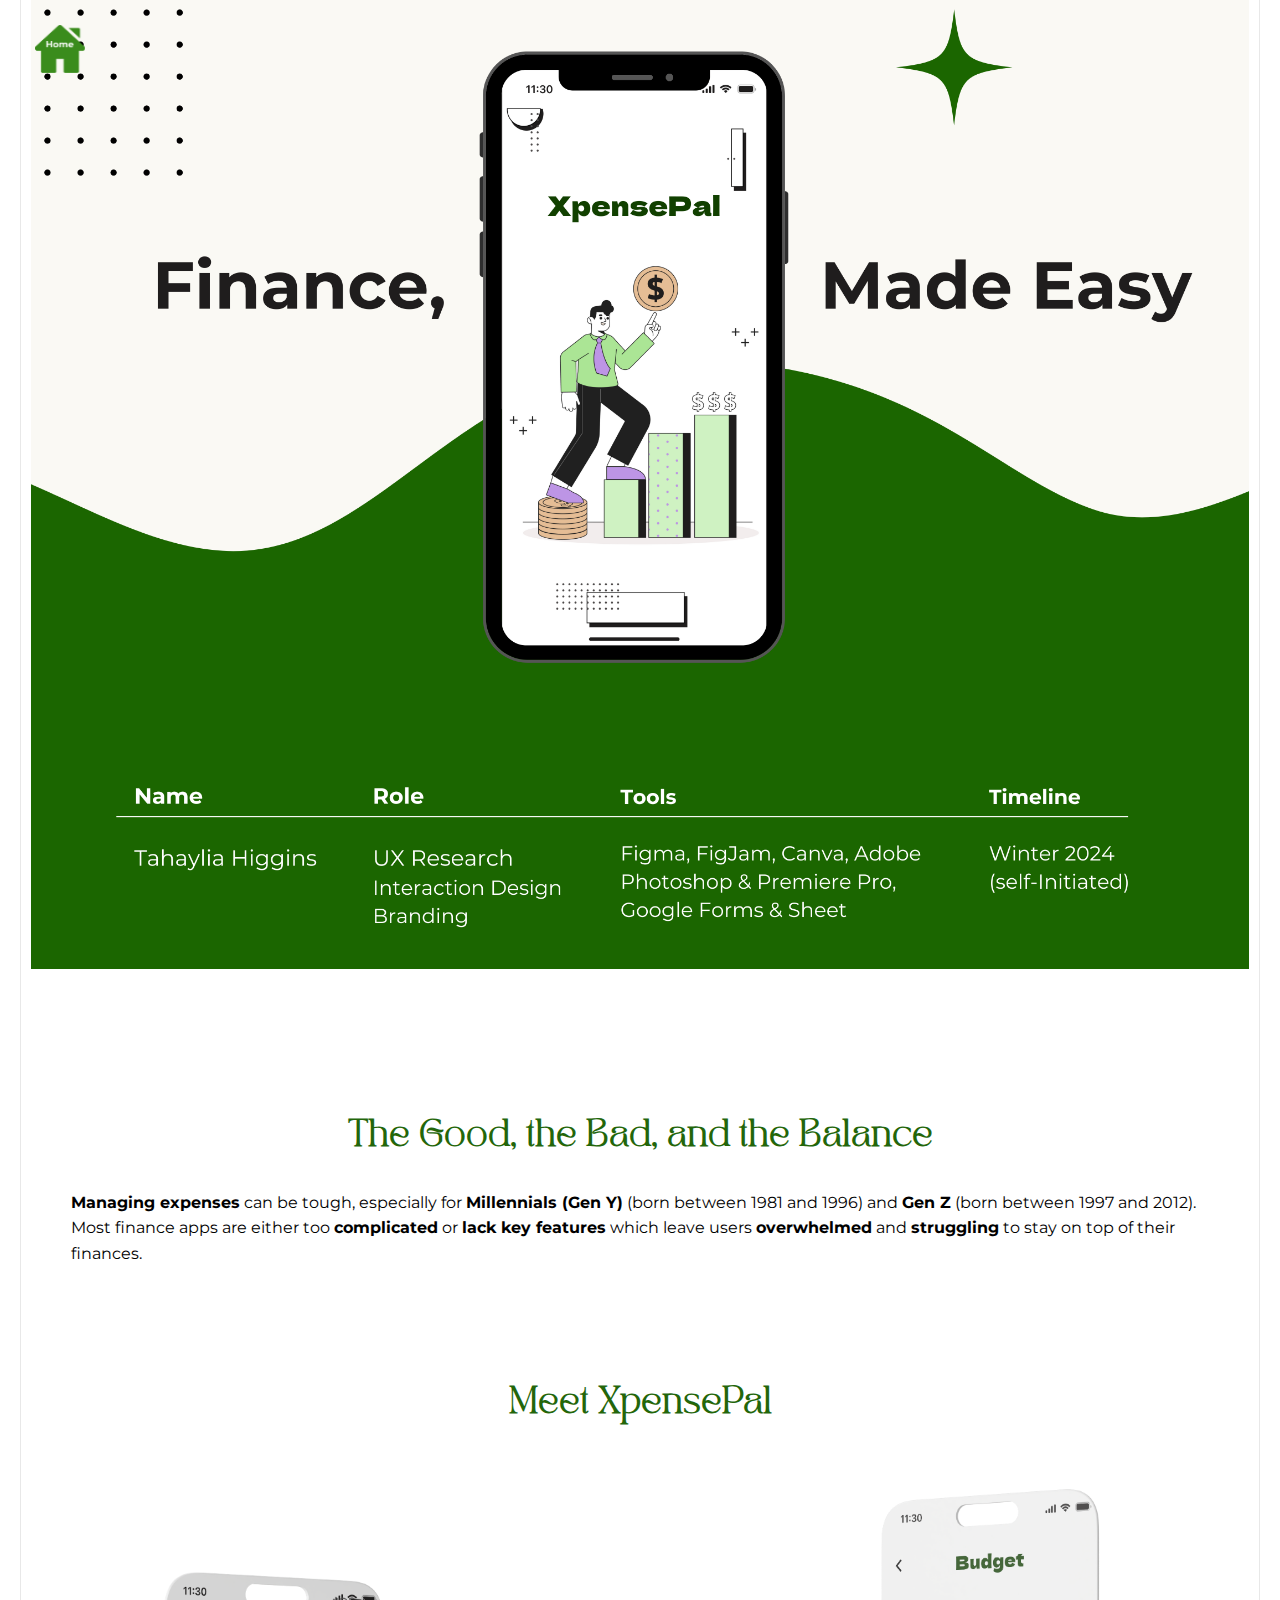
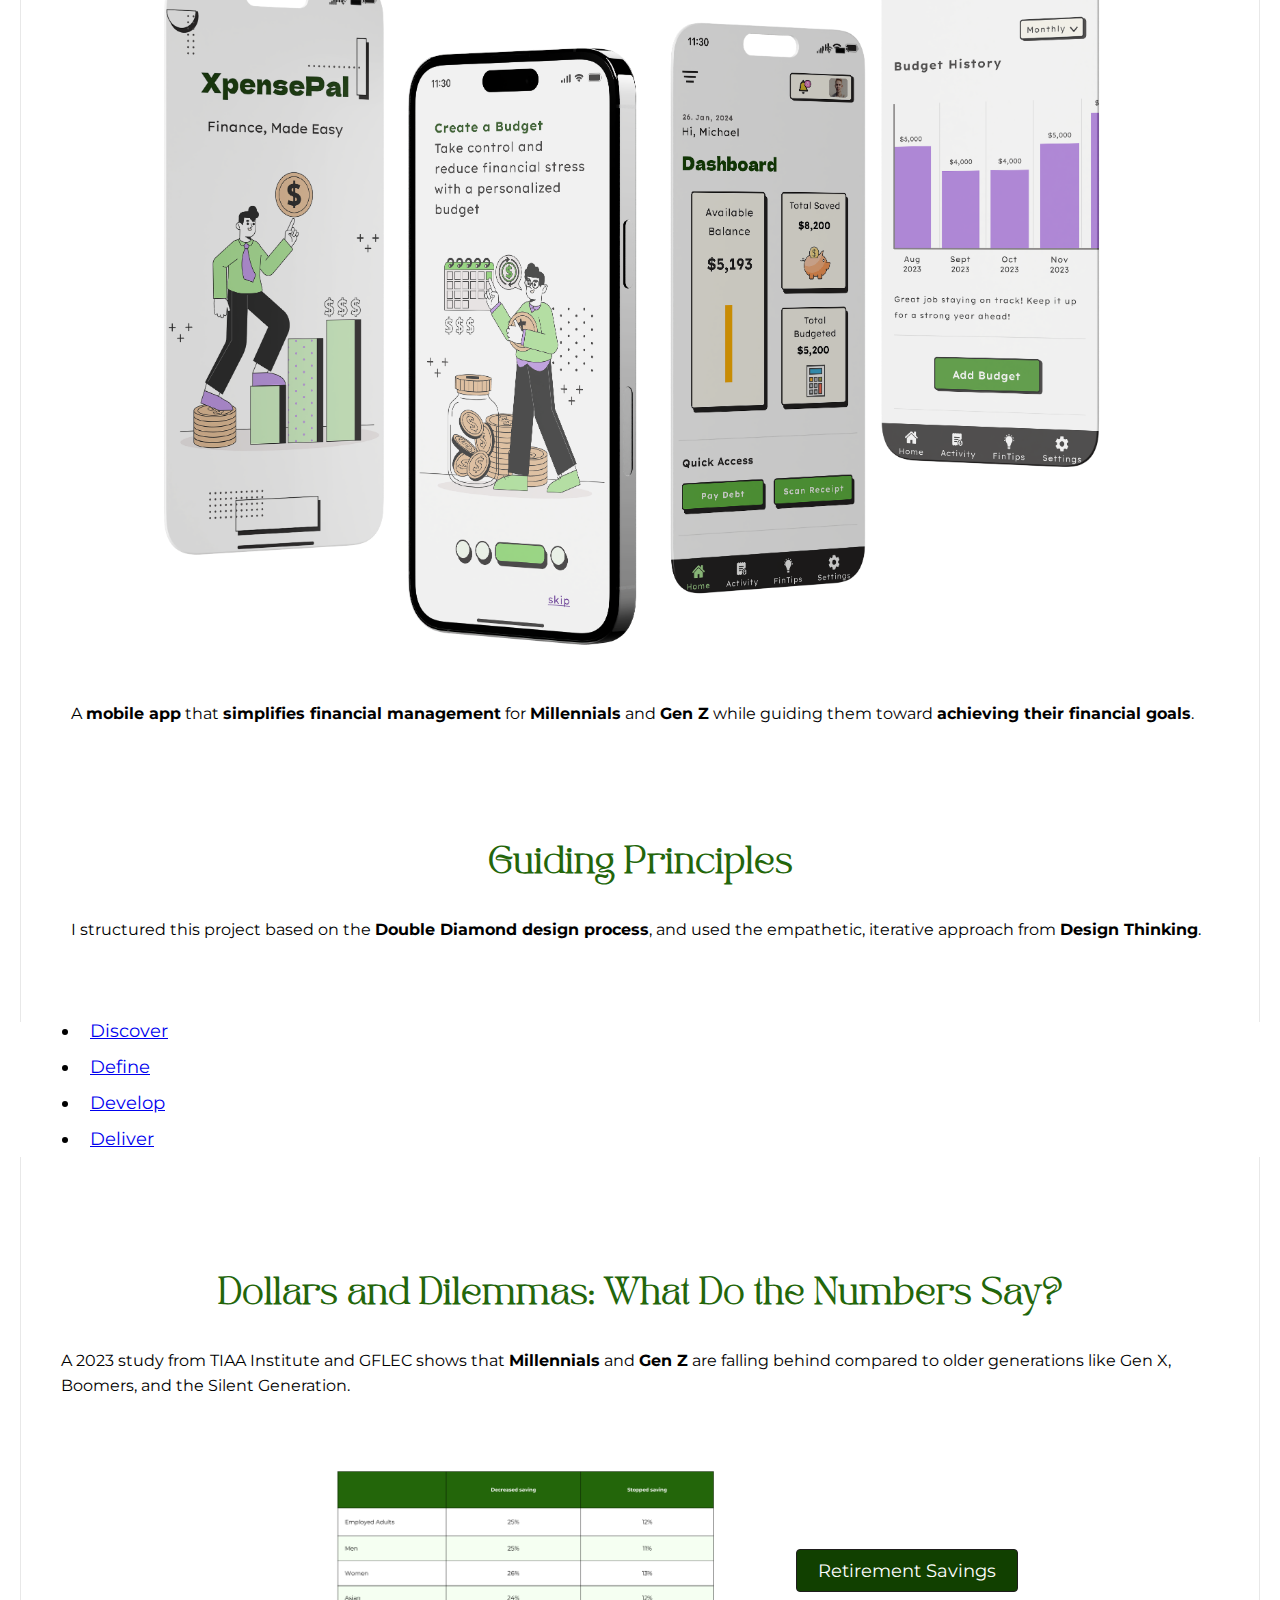
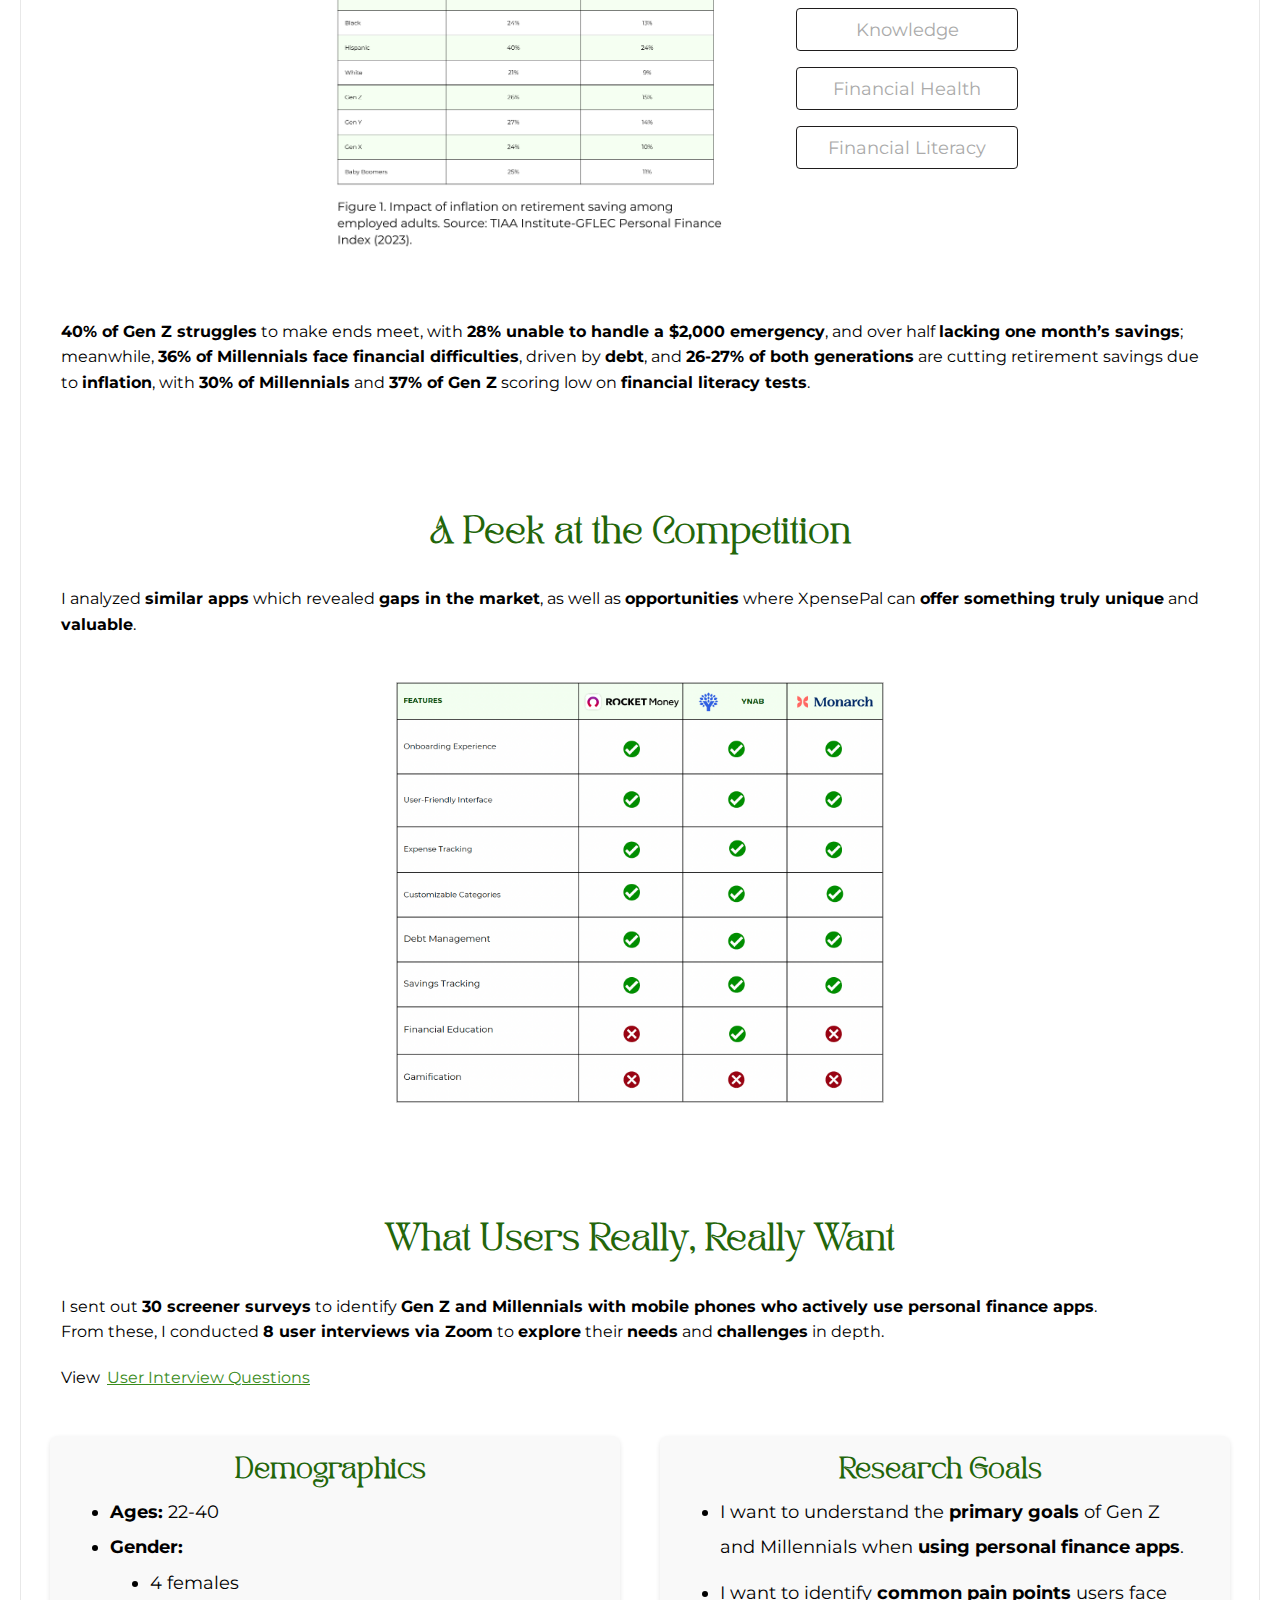
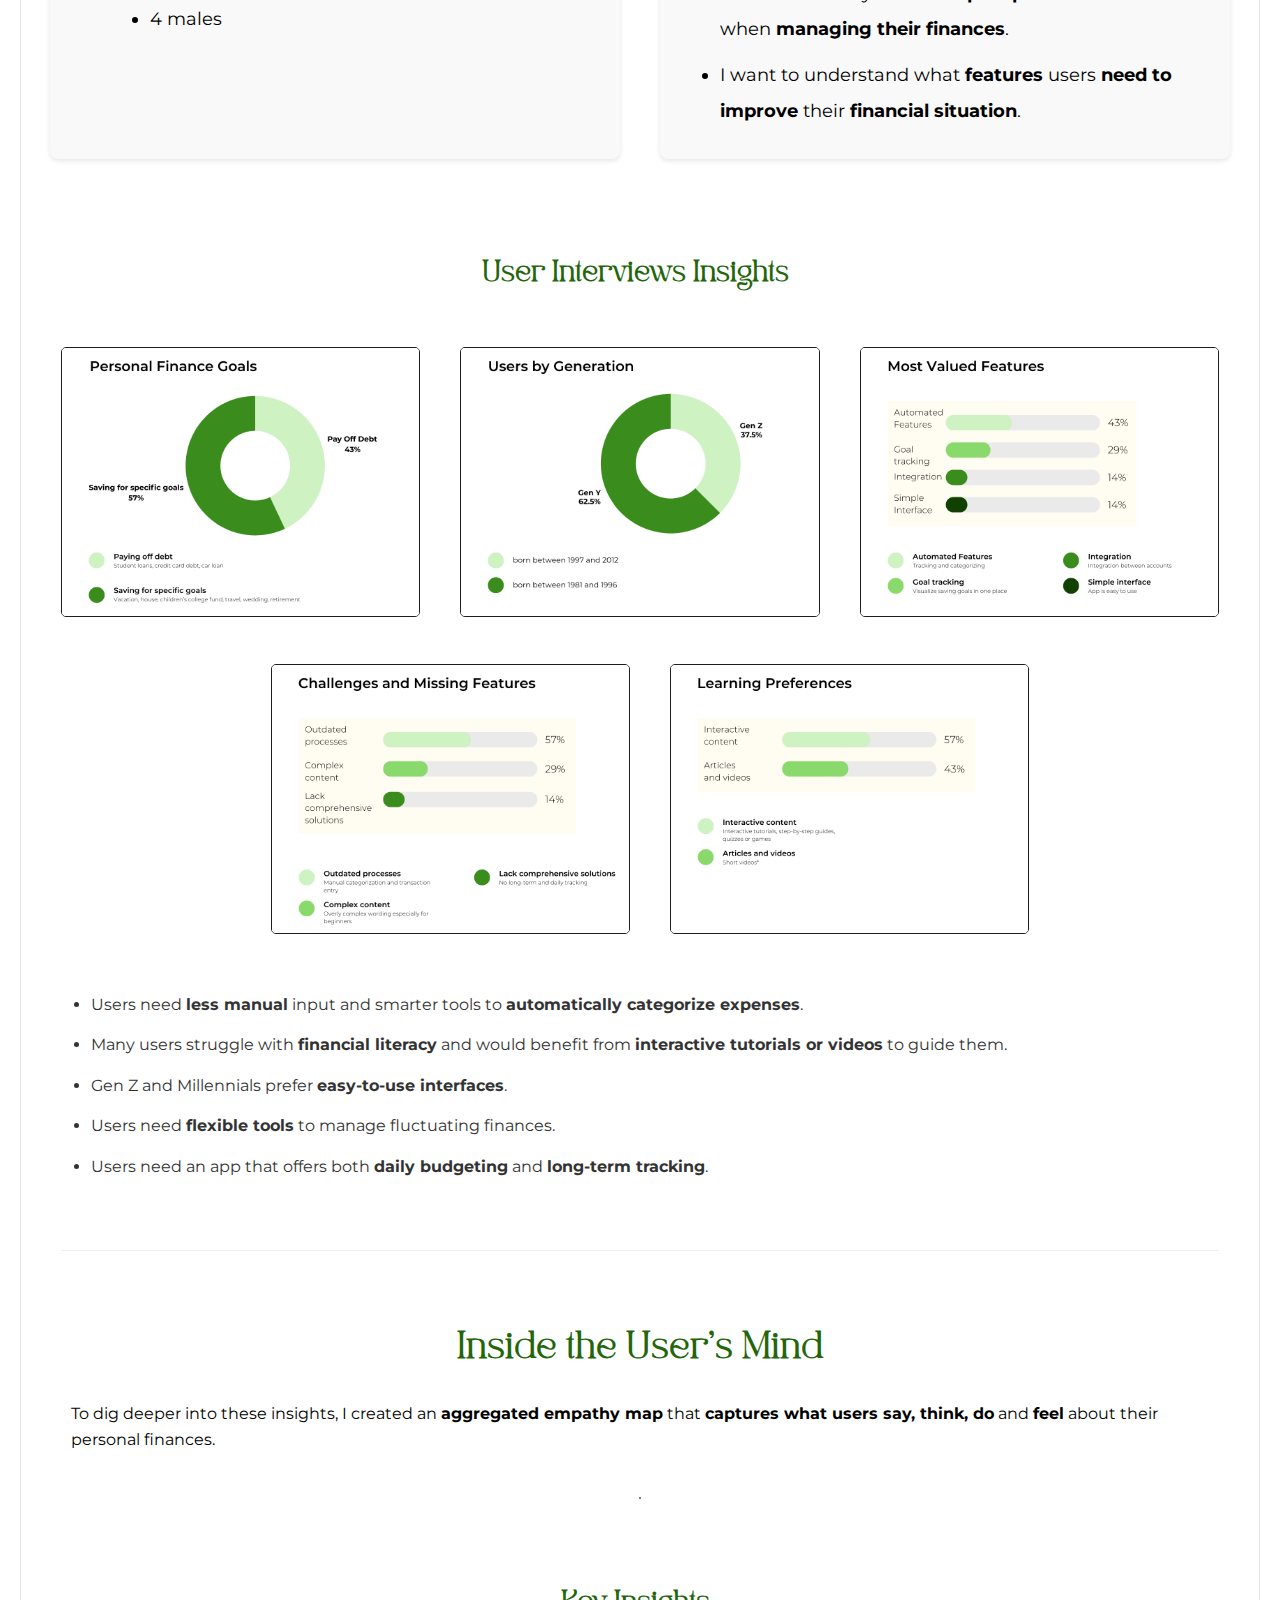
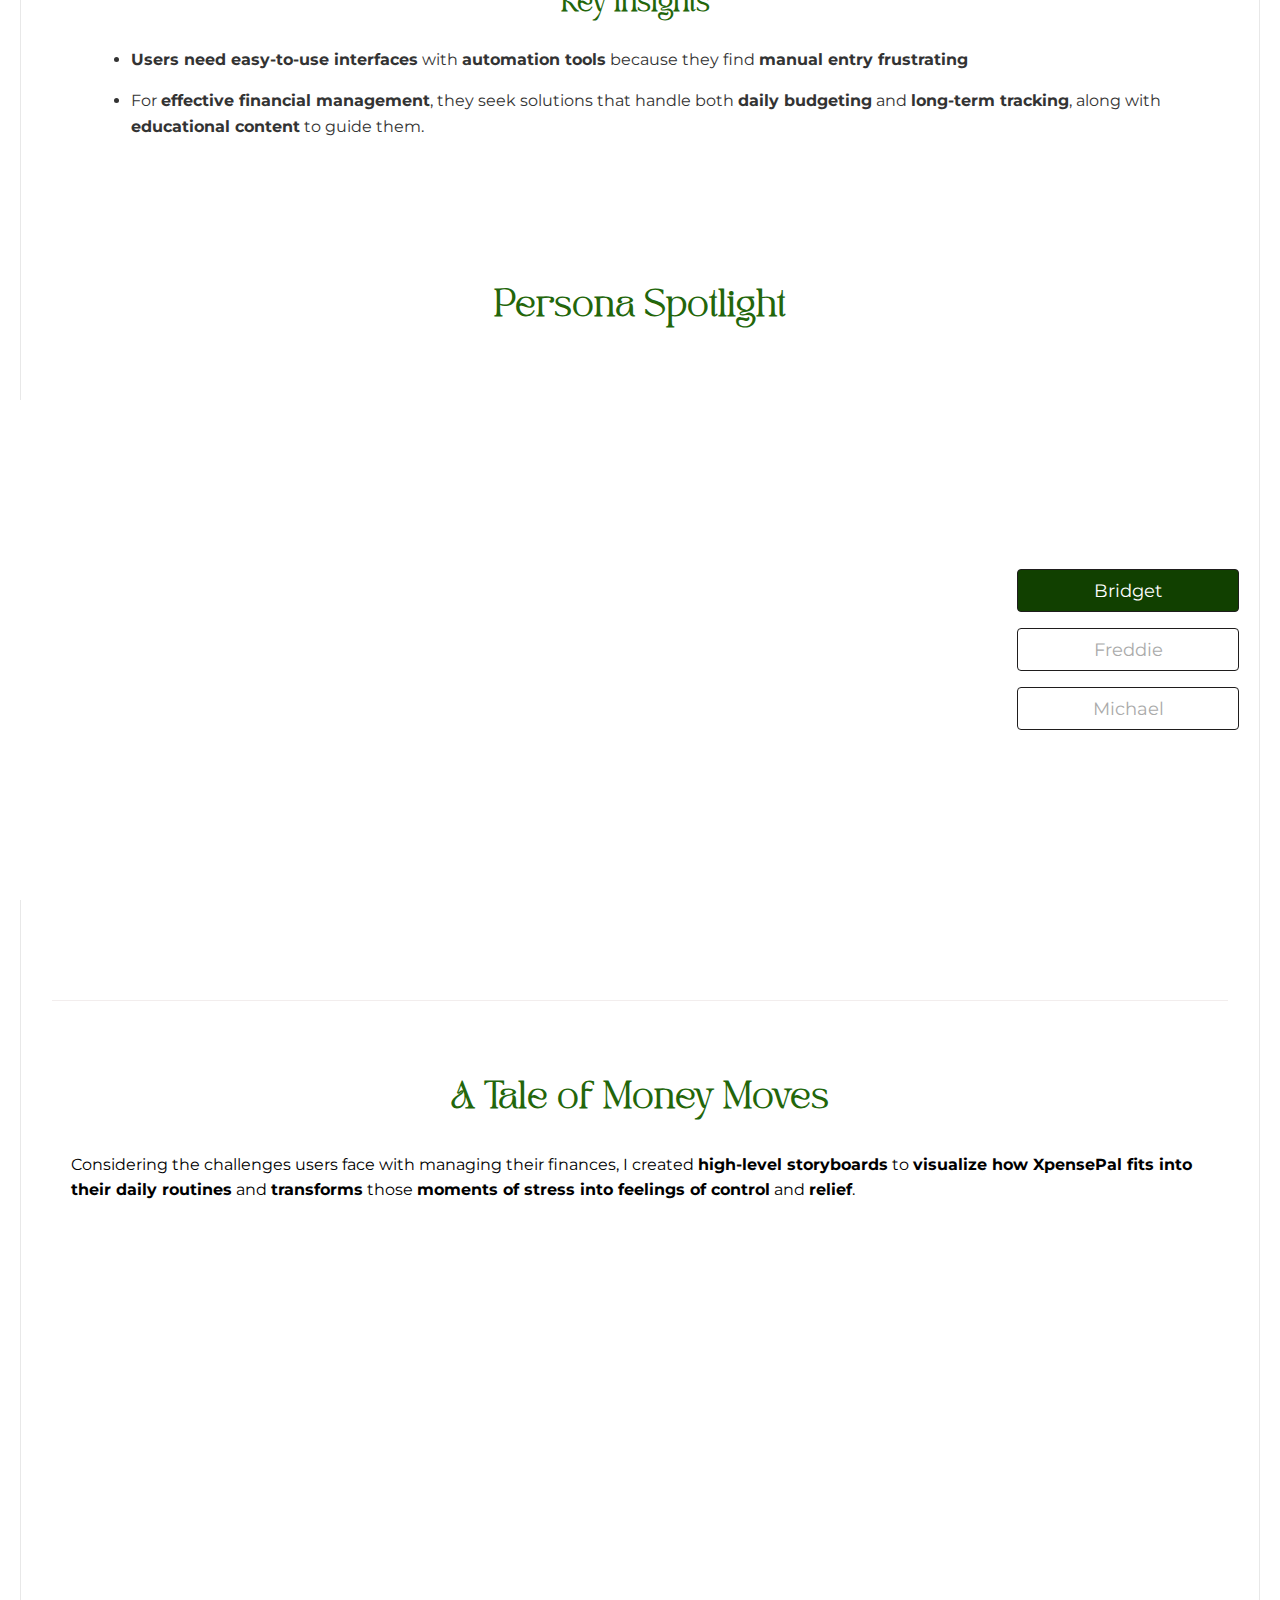
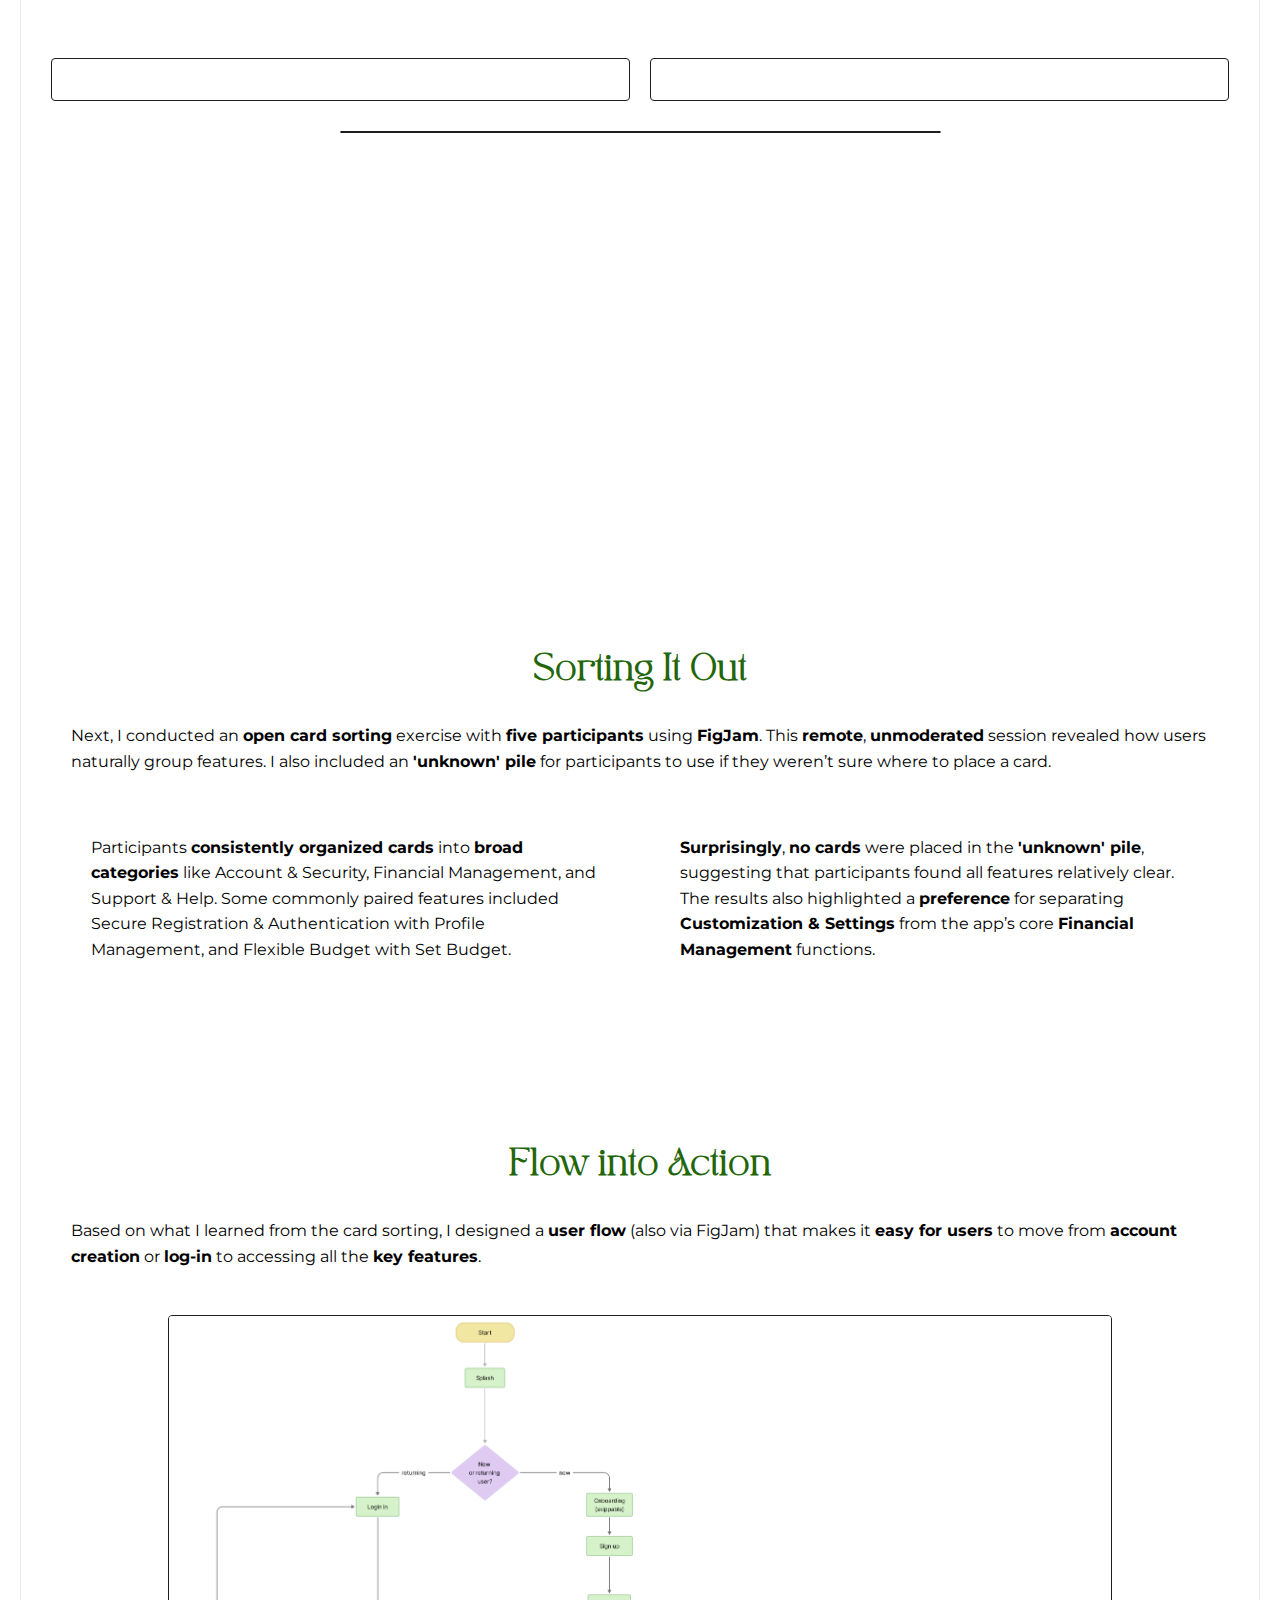
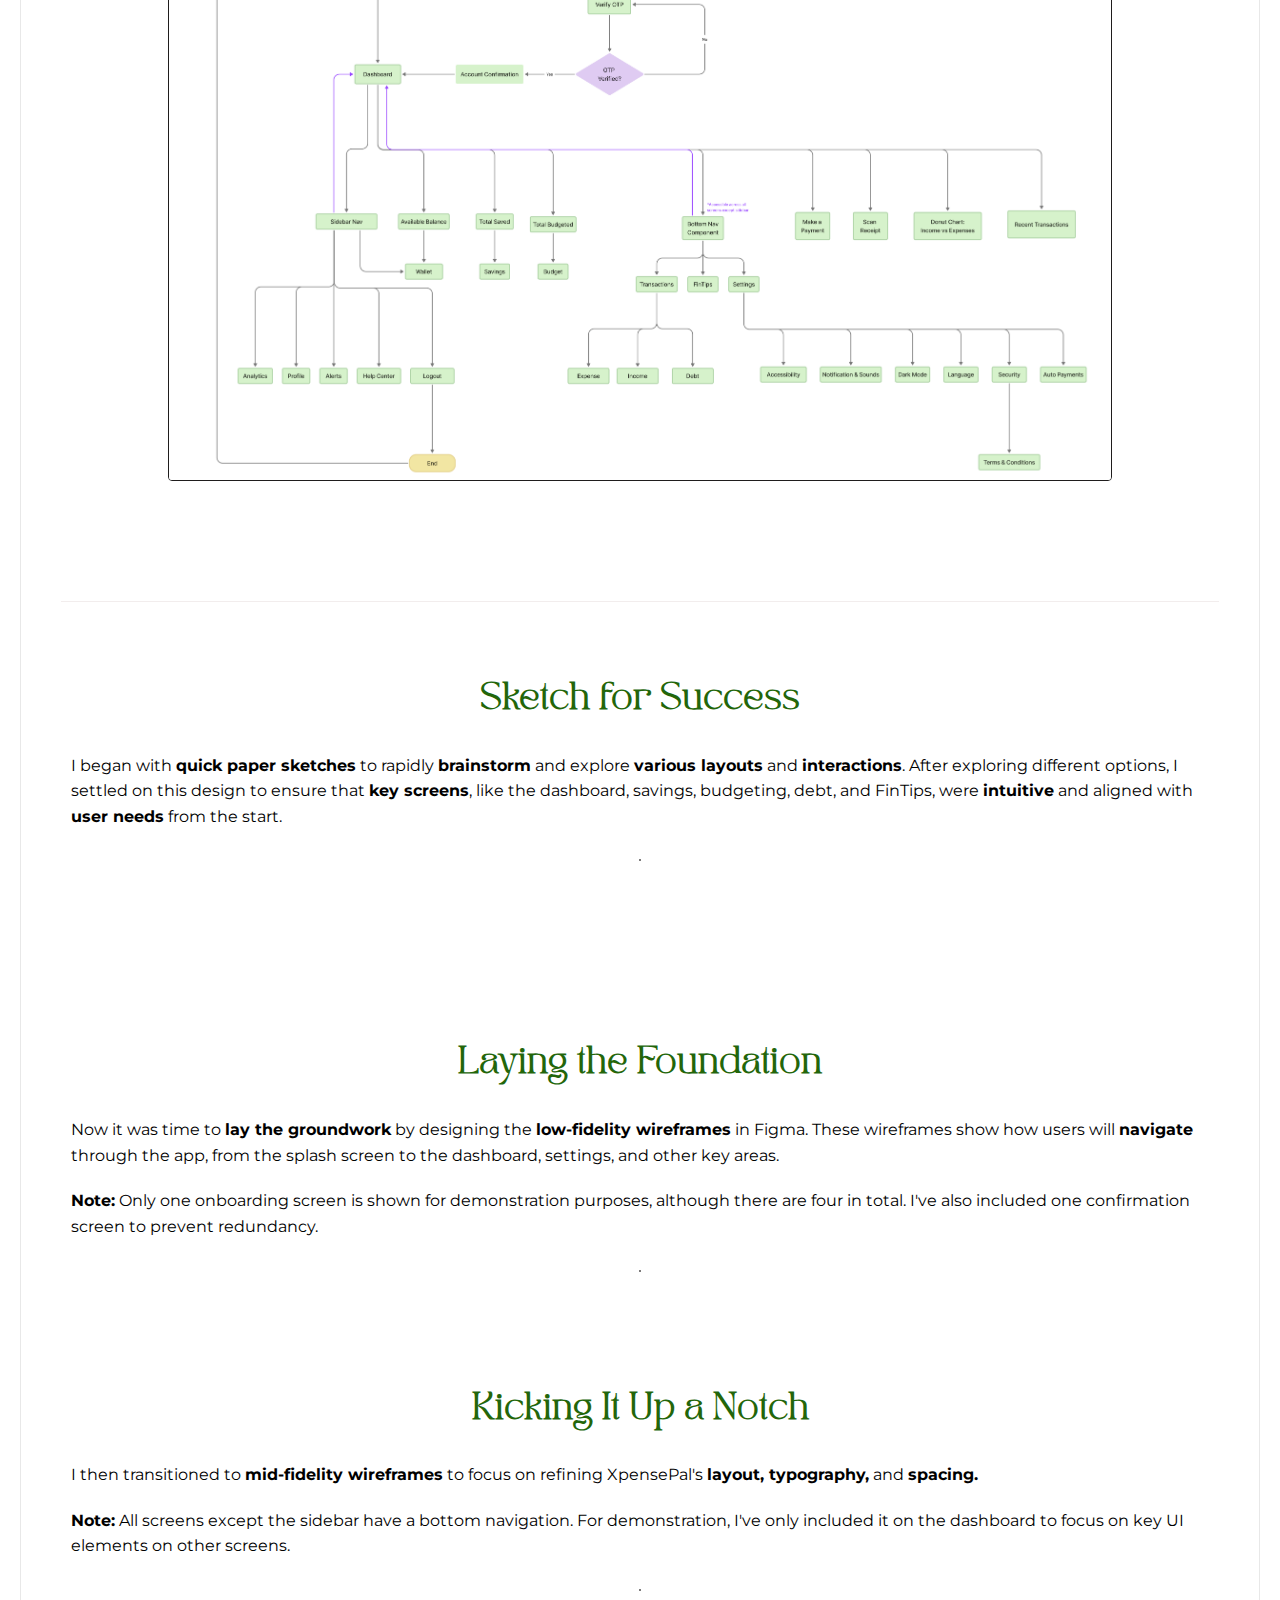
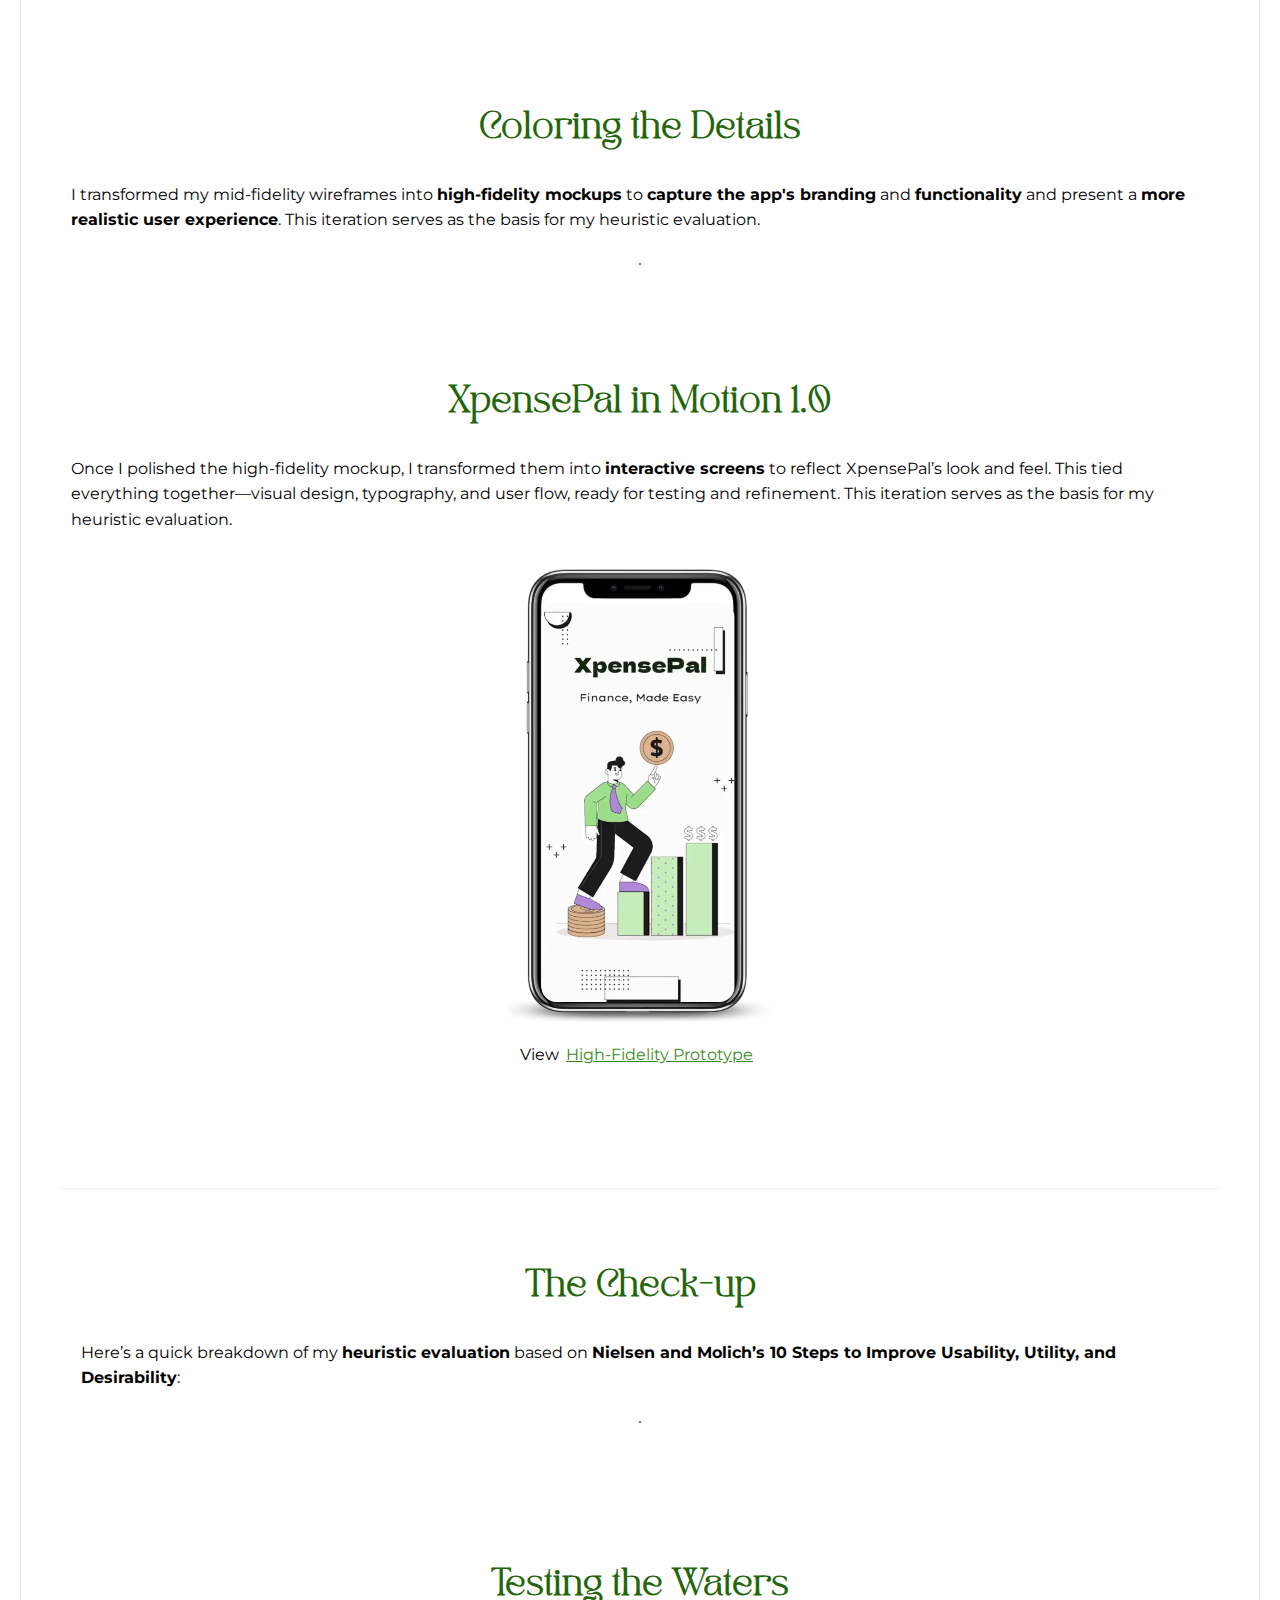
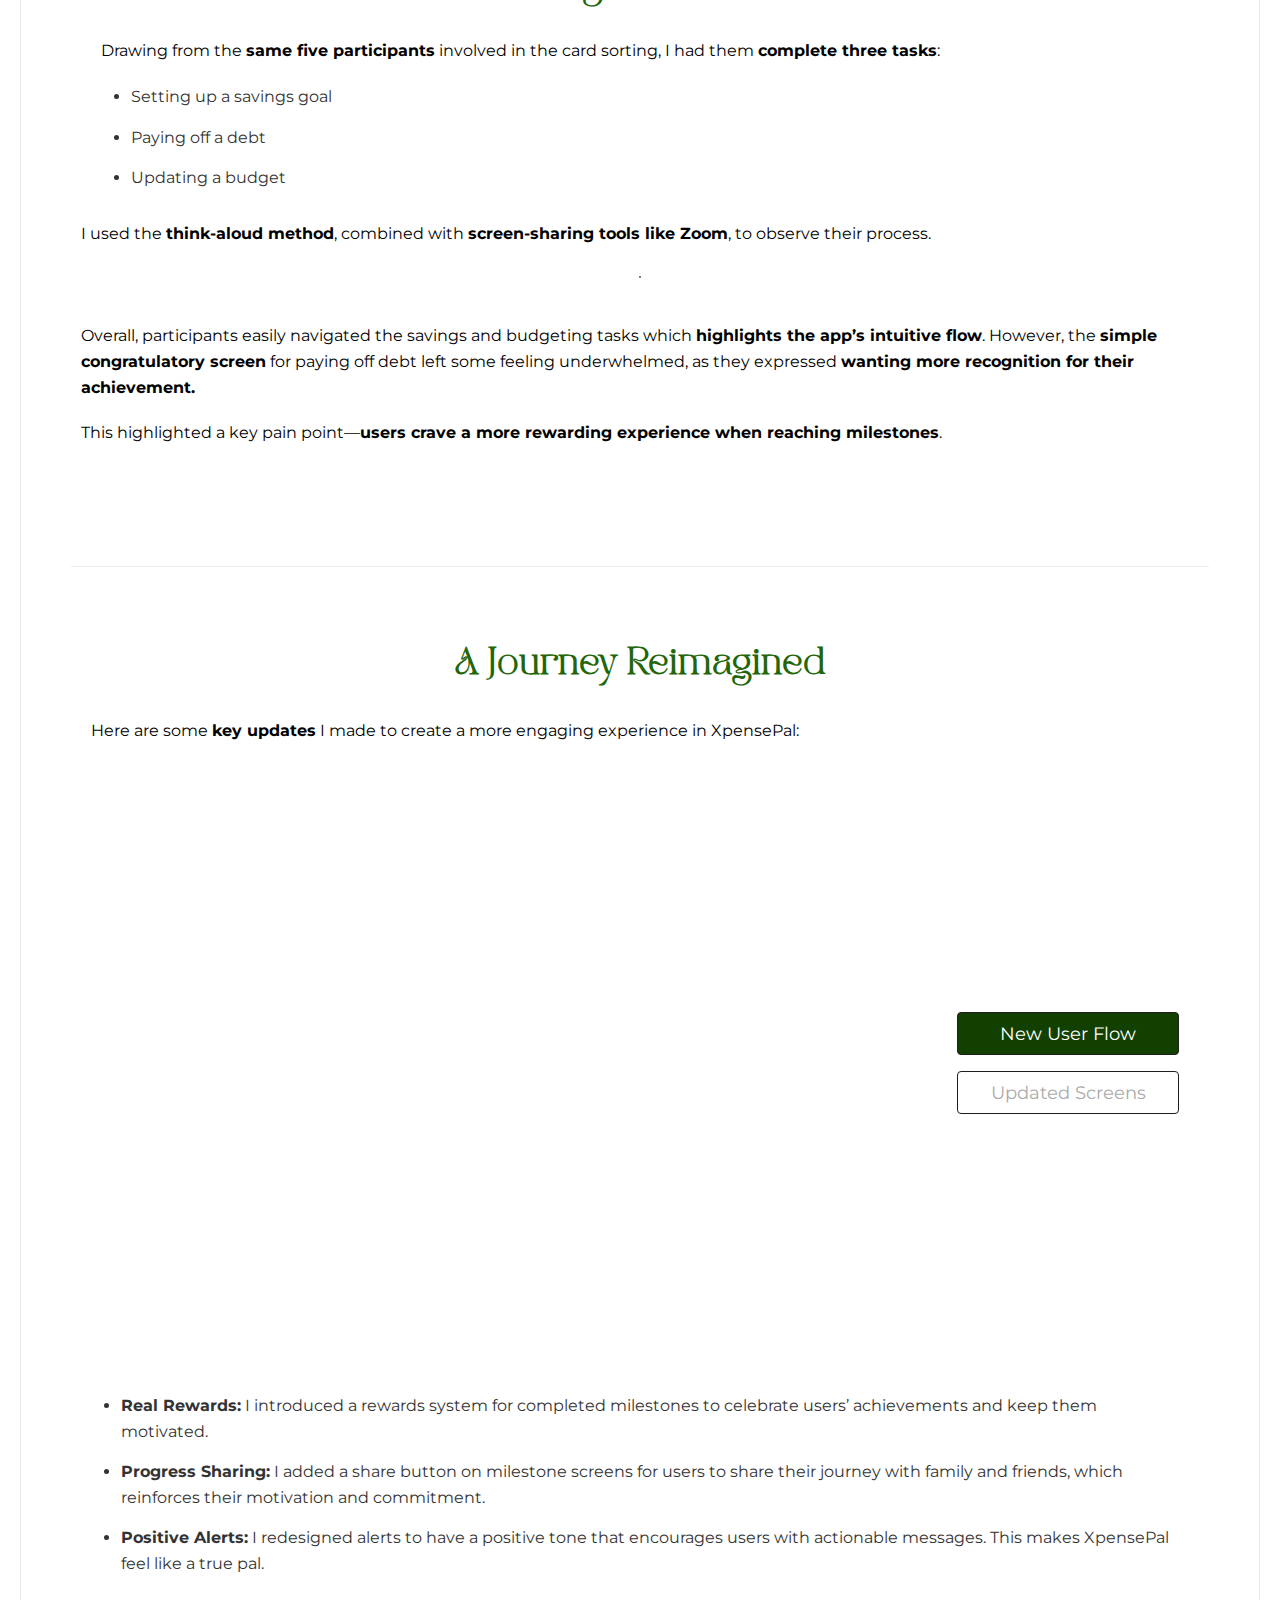
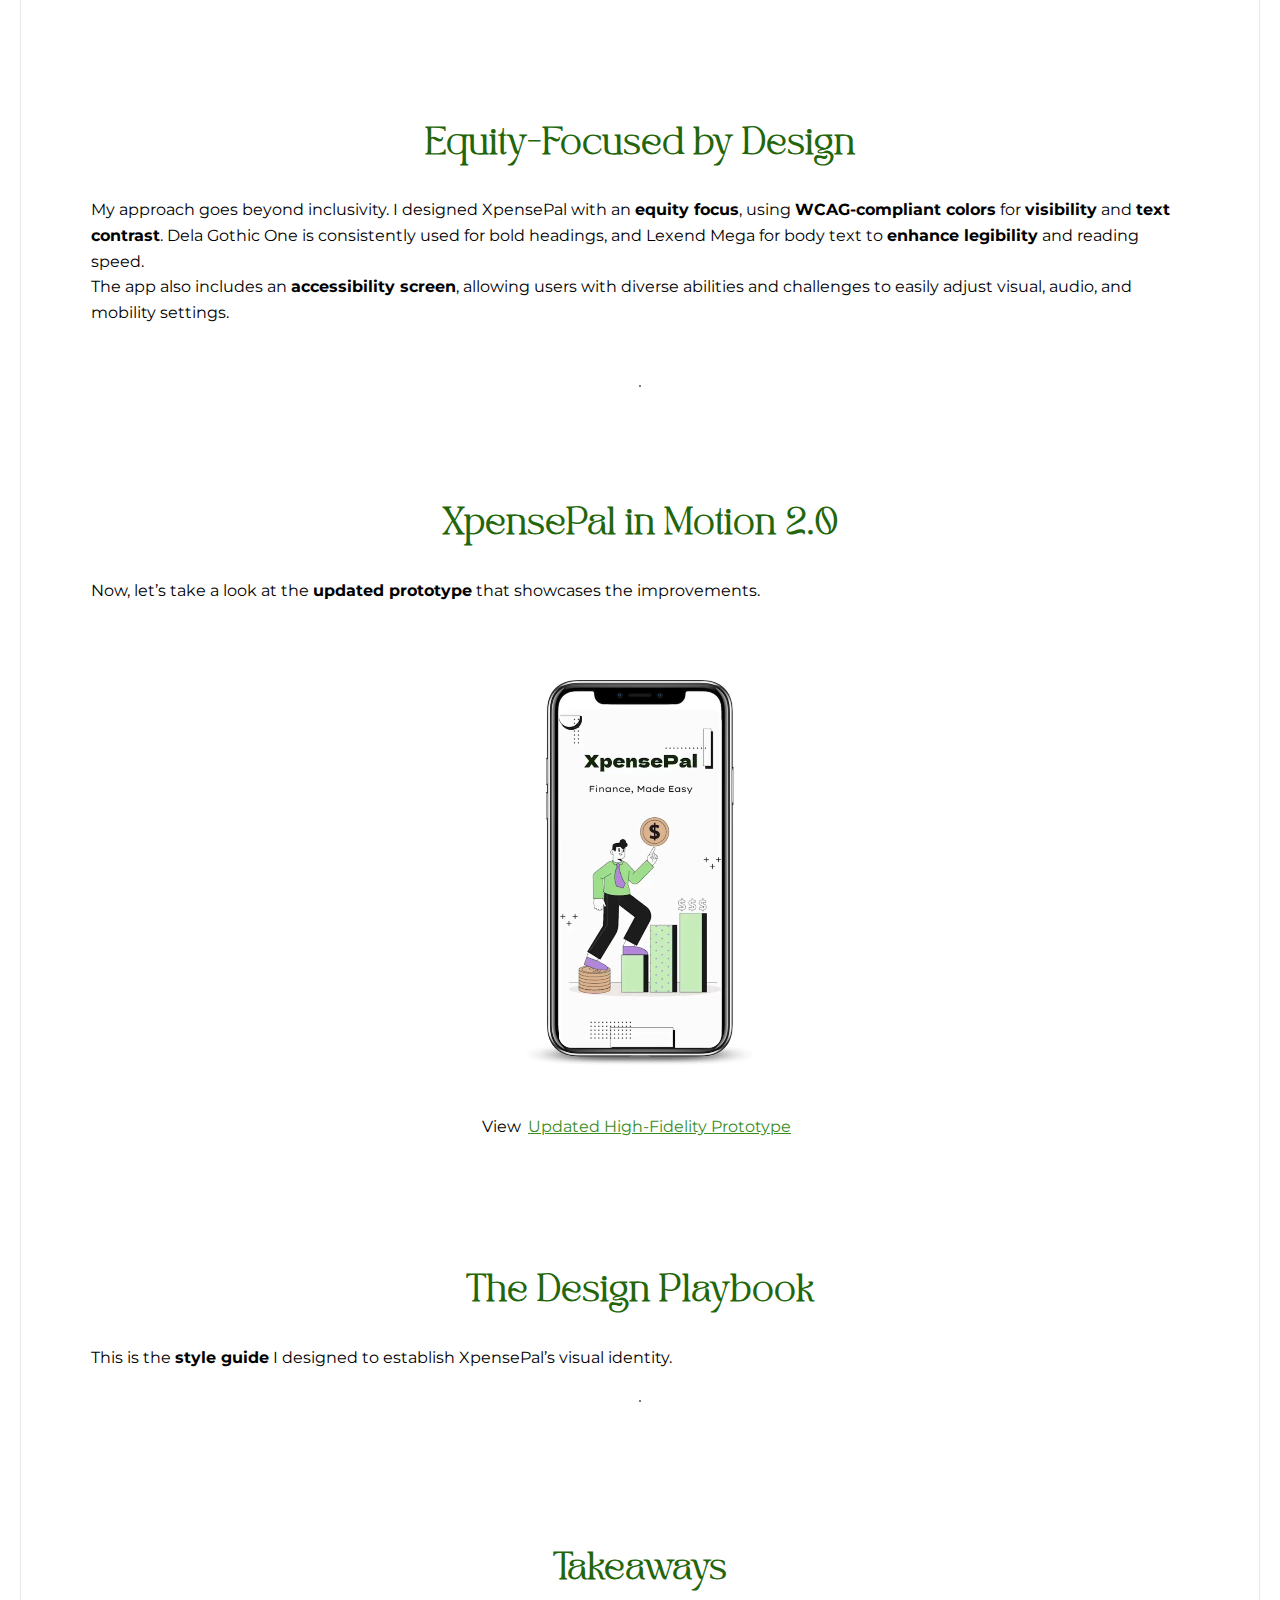
<file: xpensepal.html>
<!DOCTYPE html>
<html lang="en-us">
<head>
    <meta charset="UTF-8">
    <meta name="viewport" content="width=device-width, initial-scale=1.0">
    <meta name="author" content="Tahaylia Higgins">
    <meta name="description" content="Explore XpensePal, a personal finance mobile app designed to showcase my UI/UX design capabilities. Note: This is a self-initiated project." />

    <meta name="keywords" content="UI/UX, user interface design, user experience, user research, portfolio, ux case studies, mobile app design, app design, XpensePal">
         <!--favicon-->
    <link rel="icon" href="images/logo-black.svg" type="image/x-icon">
    <title>XpensePal Mobile App UX Case Study</title>

    <!--CSS stylesheet-->
    <link rel="stylesheet" href="xpensepal.css">
    <!-- Font Awesome -->
    <link rel="stylesheet" href="https://cdnjs.cloudflare.com/ajax/libs/font-awesome/6.5.2/css/all.min.css" integrity="sha512-SnH5WK+bZxgPHs44uWIX+LLJAJ9/2PkPKZ5QiAj6Ta86w+fsb2TkcmfRyVX3pBnMFcV7oQPJkl9QevSCWr3W6A==" crossorigin="anonymous" referrerpolicy="no-referrer" />
    <link rel="stylesheet" href="https://maxcdn.bootstrapcdn.com/font-awesome/4.5.0/css/font-awesome.min.css">
    <!-- JS -->
    <script defer src="xpensepal.js"></script>
</head>

<body>
    <header class="banner">
        <img src="images/xpal-1.png" alt="XpensePal case study banner displaying details such as the name of the product, XpensePal, my role, and the duration of this self-initiated project, Winter 2024" class="banner-img">
    
        <!-- Problem -->
        <div class="lrg-mt2">
            <h2>The Good, the Bad, and the Balance</h2>
            <p class="all-margin"><strong>Managing expenses</strong> can be tough, especially for <strong>Millennials (Gen Y)</strong> (born between 1981 and 1996) and <strong>Gen Z</strong> (born between 1997 and 2012). Most finance apps are either too <strong>complicated</strong> or <strong>lack key features</strong> which leave users <strong>overwhelmed</strong> and <strong>struggling</strong> to stay on top of their finances.
            </p>
        </div>

        <div class="lrg-mt">
            <h2>Meet XpensePal</h2>
            <img src="images/meet-pal.png" loading="lazy" alt="Floating image of XpensePal's screens, like the splash screen, 'create a budget' onboarding screen, the dashboard and the budget screen" class="single-image-float">
            <p class="all-margin">A <strong>mobile app</strong> that <strong>simplifies financial management</strong> for <strong>Millennials</strong> and <strong>Gen Z</strong> while guiding them toward <strong>achieving their financial goals</strong>.</p>
        </div>

        <div class="lrg-mt principles-margin-b">
            <h2>Guiding Principles</h2>
            <p class="all-margin">I structured this project based on the <strong>Double Diamond design process</strong>, and used the empathetic, iterative approach from <strong>Design Thinking</strong>.
            </p>
        </div>
        </header>
        

        <a href="/index.html">
            <img src="images/green-house.png" alt="Back to Home button" id="backToHomeBtn">
        </a>

    <!-- Nav scroll spy -->
    <nav class="spy-nav" id="spyNav">
        <ul>
            <li><a href="#discover" class="nav-link">Discover</a></li>
            <li><a href="#define" class="nav-link">Define</a></li>
            <li><a href="#develop" class="nav-link">Develop</a></li>
            <li><a href="#deliver" class="nav-link">Deliver</a></li>
        </ul>
        <div id="progress-indicator"></div>
    </nav>

    <main>
        <section class="lrg-mt" id="discover">
            <h2>Dollars and Dilemmas: What Do the Numbers Say?</h2>
            <p class="all-margin">A 2023 study from TIAA Institute and GFLEC shows that <strong>Millennials</strong> and <strong>Gen Z</strong> are falling behind compared to older generations like Gen X, Boomers, and the Silent Generation.</p>

            <!-- Carousel -->
        <div id="container">
            <input hidden type="radio" name="carousel-control" id="button_a" checked/>
            <input hidden type="radio" name="carousel-control" id="button_b"/>
            <input hidden type="radio" name="carousel-control" id="button_c"/>
            <input hidden type="radio" name="carousel-control" id="button_d"/>            
        
            <div id="carousel">
                <div class="p-wrapper">
                    <div class="panel_a">
                        <img src="images/fig1.png" loading="lazy" alt="Figure 1" />
                    </div>
        
                    <div class="panel_b">
                        <img src="images/fig2.png" loading="lazy" alt="Figure 2" />
                    </div>
        
                    <div class="panel_c">
                        <img src="images/fig3.png" loading="lazy" alt="Figure 3" />
                    </div>
        
                    <div class="panel_d">
                        <img src="images/fig4.png" loading="lazy" alt="Figure 4" />
                    </div>
                </div> <!-- // .p-wrapper -->
            </div> <!-- // #carousel -->            
        
            <div id="navigation">
                <label for="button_a" class="label_a"> <span>Retirement Savings</span> </label>
                <label for="button_b" class="label_b"> <span>Knowledge</span> </label>
                <label for="button_c" class="label_c"> <span>Financial Health</span> </label>
                <label for="button_d" class="label_d"> <span>Financial Literacy</span> </label>
            </div> <!-- // #navigation -->               
        </section> <!-- // #container -->
        
        <div>
            <p class="all-margin"><strong>40% of Gen Z struggles</strong> to make ends meet, with <strong>28% unable to handle a $2,000 emergency</strong>, and over half <strong>lacking one month’s savings</strong>; meanwhile, <strong>36% of Millennials face financial difficulties</strong>, driven by <strong>debt</strong>, and <strong>26-27% of both generations</strong> are cutting retirement savings due to <strong>inflation</strong>, with <strong>30% of Millennials</strong> and <strong>37% of Gen Z</strong> scoring low on <strong>financial literacy tests</strong>.</p>
        </div>

         <!-- Competitor Analysis -->
         <div class="lrg-mt">
            <h2>A Peek at the Competition</h2>
            <p class="all-margin">I analyzed <strong>similar apps</strong> which revealed <strong>gaps in the market</strong>, as well as <strong>opportunities</strong> where XpensePal can <strong>offer something truly unique</strong> and <strong>valuable</strong>.</p>
            <img src="images/competitive-analysis.png" loading="lazy" alt="Table displaying the results of XpensePal's competitor Analysis" class="comp-analysis mt-more">
         </div>
        
         <!-- Screener Survey & User Interviews -->
         <div class="lrg-mt">
            <h2>What Users Really, Really Want</h2>
            <p class="all-margin">I sent out <strong>30 screener surveys</strong> to identify <strong>Gen Z and Millennials with mobile phones who actively use personal finance apps</strong>. </p>
            <p class="all-margin">From these, I conducted <strong>8 user interviews via Zoom</strong> to <strong>explore</strong> their <strong>needs</strong> and <strong>challenges</strong> in depth. </p>
            <p class="mt all-margin">View<a href="https://docs.google.com/document/d/1Qh68LsJ3oFLz8AXeWkcec85_WSNrrOHiJ1XLodf00jY/edit#heading=h.mra5d5cglj2l" target="_blank" class="link">User Interview Questions</a>
            </p>
            <div class="research-info mt-more all-margin">
        <!-- User Interview demographics & research goals -->
            <!-- Left Column: Demographics -->
            <div class="demographics">
                    <h3>Demographics</h3>
                    <ul>
                        <li><strong>Ages:</strong> 22-40</li>
                        <li><strong>Gender:</strong> 
                            <ul>
                                <li>4 females</li>
                                <li>4 males</li>
                            </ul>
                        </li>
                    </ul>
                </div>
            
                <!-- Right Column: Research Goals -->
                <div class="research-goals">
                    <h3>Research Goals</h3>
                    <ul>
                        <li>I want to understand the <strong>primary goals</strong> of Gen Z and Millennials when <strong>using personal finance apps</strong>.</li>
                        <li>I want to identify <strong>common pain points</strong> users face when <strong>managing their finances</strong>.</li>
                        <li>I want to understand what <strong> features</strong> users <strong>need to improve</strong> their <strong>financial situation</strong>.</li>
                    </ul>
                </div>
            </div>
            
            <!-- Insert 5 Charts in grid style -->
            <div>   
                <h3 class="mt-more1 padding-b">User Interviews Insights</h3>
            </div>
            <div class="interview-charts-grid">
                <div class="chart-item">
                    <img src="images/chart1.png" loading="lazy" alt="User Interview Chart 1">
                </div>
                <div class="chart-item">
                    <img src="images/chart2.png" loading="lazy" alt="User Interview Chart 2">
                </div>
                <div class="chart-item">
                    <img src="images/chart3.png" loading="lazy" alt="User Interview Chart 3">
                </div>
                <div class="chart-item middle">
                    <img src="images/chart4.png" loading="lazy" alt="User Interview Chart 4">
                </div>
                <div class="chart-item middle">
                    <img src="images/chart5.png" loading="lazy" alt="User Interview Chart 5">
                </div>
            </div>

            <!-- List for user interview insights -->
            <ul class="user-insights-list lrg-mt all-margin">
                <li>Users need <strong>less manual</strong> input and smarter tools to <strong>automatically categorize expenses</strong>.</li>
                <li>Many users struggle with <strong>financial literacy</strong> and would benefit from <strong>interactive tutorials or videos</strong> to guide them.</li>
                <li>Gen Z and Millennials prefer <strong>easy-to-use interfaces</strong>.</li>
                <li>Users need <strong>flexible tools</strong> to manage fluctuating finances.</li>
                <li>Users need an app that offers both <strong>daily budgeting</strong> and <strong>long-term tracking</strong>.</li>
            </ul>
    <div class="divider"></div>
        <div class="lrg-mt">
            <h2>Inside the User’s Mind</h2>
            <p class="all-margin">To dig deeper into these insights, I created an <strong>aggregated empathy map</strong> that <strong>captures what users say, think, do</strong> and <strong>feel</strong> about their personal finances.
            </p>
            <div class="mt-more">
                <img src="images/empathy-map.png" loading="lazy" alt="Image depicting empathy map created from the findings of user interviews and reports for XpensePal" class="single-image ">
            </div>
            <!-- Insights from empathy map -->
            <div class="mt-more all-margin">
                <h3 class="mt-more">Key Insights</h3>
            <ul class="user-insights-list mt all-margin">
                <li><strong>Users need easy-to-use interfaces</strong> with <strong>automation tools</strong> because they find <strong>manual entry frustrating</strong></li>
                <li>For <strong>effective financial management</strong>, they seek solutions that handle both <strong>daily budgeting</strong> and <strong>long-term tracking</strong>, along with <strong>educational content</strong> to guide them.
                </li>
            </ul>
            </div>
        </div>
            <!-- User Persona -->

        <section class="lrg-mt" id="define"></section>
            <h2>Persona Spotlight</h2>
            </div>
            <!-- Carousel -->
            <div id="userPersonaCarouselContainer" class="moveup-personas">
                <input hidden type="radio" name="userPersonaControl" id="button_Bridget" checked/>
                <input hidden type="radio" name="userPersonaControl" id="button_Freddie"/>
                <input hidden type="radio" name="userPersonaControl" id="button_Michael"/>            

        <div id="userPersonaCarousel">
        <div class="userPersonaWrapper">
            <div class="userPersona_Bridget">
                <img src="images/Budget-Focused-Bridget.png" loading="lazy" alt="Budget Focused Bridget" />
            </div>

            <div class="userPersona_Freddie">
                <img src="images/Financially-Struggling-Freddie.png" loading="lazy" alt="Financially Struggling Freddie" />
            </div>

            <div class="userPersona_Michael">
                <img src="images/Long-Term Saver-Michael.png" loading="lazy" alt="Long Term Saver Michael" />
            </div>
        </div> <!-- // .userPersonaWrapper -->
    </div> <!-- // #userPersonaCarousel -->

    <div id="userPersonaNavigation">
        <label class="label_Bridget" for="button_Bridget">Bridget</label>
        <label class="label_Freddie" for="button_Freddie">Freddie</label>
        <label class="label_Michael" for="button_Michael">Michael</label>
    </div> <!-- // #userPersonaNavigation -->
</div> <!-- // #userPersonaCarouselContainer -->
<!-- </section> -->
<div class="divider"></div>

<!-- Storyboard -->
<div class="lrg-mt">
    <div>
        <h2>A Tale of Money Moves</h2>
        <p class="all-margin mb">Considering the challenges users face with managing their finances, I created <strong>high-level storyboards</strong> to <strong>visualize how XpensePal fits into their daily routines</strong> and <strong>transforms</strong> those <strong>moments of stress into feelings of control</strong> and <strong>relief</strong>.
        </p>
    </div>
<div id="image-gallery">
    <div class="row">
        <div class="column">
            <img src="images/storyboard-1.png" loading="lazy" alt="Storyboard 1" class="gallery-img" />
        </div>
        <div class="column">
            <img src="images/storyboard-2.png" loading="lazy" alt="Storyboard 2" class="gallery-img" />
        </div>
    </div>
    <div class="row-span">
        <img src="images/storyboard-3.png" loading="lazy" alt="Storyboard 3" class="gallery-img" />
    </div>
</div>
<!-- Card sorting -->
<div>
    <h2 class="mt-more">Sorting It Out</h2>
    <p class="all-margin padding-b">Next, I conducted an <strong>open card sorting</strong> exercise with <strong>five participants</strong> using <strong>FigJam</strong>. This <strong>remote</strong>, <strong>unmoderated</strong> session revealed how users naturally group features. I also included an <strong>'unknown' pile</strong> for participants to use if they weren’t sure where to place a card.
    </p>
    <div>
        <img src="images/card-sorting.png" loading="lazy" alt="Card sorting done by five participants for XpensePal" class="card-sorting" />
    </div>
    <div id="card-sorting-insights">
        <div class="column-card-sorting">
            <p>Participants <strong>consistently organized cards</strong> into <strong>broad categories</strong> like Account & Security, Financial Management, and Support & Help. Some commonly paired features included Secure Registration & Authentication with Profile Management, and Flexible Budget with Set Budget.</p>
        </div>
        <div class="column-card-sorting">
            <p><strong>Surprisingly</strong>, <strong>no cards</strong> were placed in the <strong>'unknown' pile</strong>, suggesting that participants found all features relatively clear. The results also highlighted a <strong>preference</strong> for separating <strong>Customization & Settings</strong> from the app’s core <strong>Financial Management</strong> functions.</p>
        </div>
    </div>
</div>
<div class="lrg-mt">
    <h2 class="mt-more">Flow into Action</h2>
    <p class="all-margin">Based on what I learned from the card sorting, I designed a <strong>user flow</strong> (also via FigJam) that makes it <strong>easy for users</strong> to move from <strong>account creation</strong> or <strong>log-in</strong> to accessing all the <strong>key features</strong>.
    </p>
    <div class="mt-more mb">
        <img src="images/1stdraft_userflow.png" alt="First draft user flow for XpensePal" class="single-image"/>
    </div>
</div>
</section>
<div class="divider"></div>
<!-- Paper Sketch -->
<section class="mt" id="develop">
    <h2 class="mt-more">Sketch for Success</h2>
    <p class="all-margin padding-b">I began with <strong>quick paper sketches</strong> to rapidly <strong>brainstorm</strong> and explore <strong>various layouts</strong> and <strong>interactions</strong>. After exploring different options, I settled on this design to ensure that <strong>key screens</strong>, like the dashboard, savings, budgeting, debt, and FinTips, were <strong>intuitive</strong> and aligned with <strong>user needs</strong> from the start.
    </p>
    <div>
        <img src="images/paper-sketch1.png" loading="lazy" alt="Paper sketch of XpensePal dashboard, transaction, savings, budget, and debt screens" class="single-image-sketch" />
    </div>
 </div>


<div class="lrg-mt">
   <div class="lrg-mt">
    <h2>Laying the Foundation</h2>
    <p class="all-margin">Now it was time to <strong>lay the groundwork</strong> by designing the <strong>low-fidelity wireframes</strong> in Figma. These wireframes show how users will <strong>navigate</strong> through the app, from the splash screen to the dashboard, settings, and other key areas.</p>
    <p class="all-margin mt padding-b"><strong>Note:</strong> Only one onboarding screen is shown for demonstration purposes, although there are four in total. I've also included one confirmation screen to prevent redundancy.</p>
   </div>
    <div>
        <img src="images/Lo-fi-wireframe-1.png" loading="lazy" alt="Low-fidelity wireframe of XpensePal" class="single-image-sketch" />
    </div>

    <!-- Mid-Fi Wireframe -->
    <div class="lrg-mt"> 
        <h2>Kicking It Up a Notch</h2>
        <p class="all-margin">I then transitioned to <strong>mid-fidelity wireframes</strong> to focus on refining XpensePal's <strong>layout, typography,</strong> and <strong>spacing.</strong></p>
        <p class="all-margin mt padding-b"><strong>Note:</strong> All screens except the sidebar have a bottom navigation. For demonstration, I've only included it on the dashboard to focus on key UI elements on other screens.</p>
    </div>
    <div>
        <img src="images/Mid-Fi-Wireframe1.png" loading="lazy" alt="Mid-fidelity wireframe of XpensePal" class="single-image-sketch" />
    </div>

    <div class="lrg-mt"> 
        <h2>Coloring the Details</h2>
        <p class="all-margin padding-b">I transformed my mid-fidelity wireframes into <strong>high-fidelity mockups</strong> to <strong>capture the app's branding</strong> and <strong>functionality</strong> and present a <strong>more realistic user experience</strong>. This iteration serves as the basis for my heuristic evaluation.</p>
    </div>
    <div>
        <img src="images/Hi-fi-mockup1.png" loading="lazy" alt="High-fidelity wireframe of XpensePal" class="single-image-sketch" />
    </div>
    <!-- Hi-fi Prototype -->
    <div class="lrg-mt"> 
        <h2>XpensePal in Motion 1.0</h2>
        <p class="all-margin padding-b">Once I polished the high-fidelity mockup, I transformed them into <strong>interactive screens</strong> to reflect XpensePal’s look and feel. This tied everything together—visual design, typography, and user flow, ready for testing and refinement. This iteration serves as the basis for my heuristic evaluation.</p>
    </div>
    <div class="video-container">
        <video width=840px height=460px autoplay muted loop class="cropped-video-1stdraft">
        <source src="video/1stdraft-prototype.mp4" type="video/mp4">
        Your browser does not support the video tag.
        </video>
    </div>
    <div class="center mb">
        <p>View<a href="https://www.figma.com/proto/3Hl1I3kddslSwYClUudgNI/XpensePal?node-id=1259-4315&node-type=canvas&t=foa8a46zus8yHmtt-1&scaling=scale-down&content-scaling=fixed&page-id=337%3A1365&starting-point-node-id=1259%3A4315" target="_blank" class="link">High-Fidelity Prototype</a></p>
    </div>
</section>
<div class="divider"></div>
<section class="lrg-mt" id="deliver">
    <div>
        <h2>The Check-up</h2>
        <p class="all-margin padding-b">Here’s a quick breakdown of my <strong>heuristic evaluation</strong> based on <strong>Nielsen and Molich’s 10 Steps to Improve Usability, Utility, and Desirability</strong>:
        </p>
    </div>
    <div>
        <img src="images/heuristic_eval_annotations.png" loading="lazy" alt="High-fidelity wireframe of XpensePal" class="single-image-sketch" />
    </div>

        <!-- Task Analysis -->
    <div class="mt-more all-margin">
            <h2 class="mt-more">Testing the Waters</h2>
            <p class="all-margin">Drawing from the <strong>same five participants</strong> involved in the card sorting, I had them <strong>complete three tasks</strong>:</p>
            <ul class="user-insights-list mt all-margin">
                <li>Setting up a savings goal</li>
                <li>Paying off a debt</li>
                <li>Updating a budget</li>
        </ul>
    </div>

    <div>
        <p class="all-margin padding-b">I used the <strong>think-aloud method</strong>, combined with <strong>screen-sharing tools like Zoom</strong>, to observe their process.</p>
    </div>
    <div>
        <img src="images/task_analysis.png" loading="lazy" alt="Image of XpensePal’s Task Analysis results" class="single-image-sketch" />
    </div>
    <div>
        <p class="all-margin mt-more">Overall, participants easily navigated the savings and budgeting tasks which <strong>highlights the app’s intuitive flow</strong>. However, the <strong>simple congratulatory screen</strong> for paying off debt left some feeling underwhelmed, as they expressed <strong>wanting more recognition for their achievement.</strong> 
        </p>

        <p class="all-margin mt mb">This highlighted a key pain point—<strong>users crave a more rewarding experience when reaching milestones</strong>.
        </p>
    </div>
<div class="divider"></div>
<!-- Refine Phase -->
<div class="mt">
    <div class="mt-more all-margin">
        <h2>A Journey Reimagined</h2>
        <p class="padding-b">Here are some <strong>key updates</strong> I made to create a more engaging experience in XpensePal:</p>

        <!-- Carousel for Refine Phase -->
<div id="glowUpCarouselContainer" class="moveup-personas">
    <input hidden type="radio" name="glowUpControl" id="button_NewUserFlow" checked/>
    <input hidden type="radio" name="glowUpControl" id="button_UpdatedScreens"/>

    <div id="glowUpCarousel">
        <div class="glowUpWrapper">
            <div class="glowUp_NewUserFlow">
                <img src="images/final-dsgn-user-flow.png" loading="lazy" alt="Final Design User Flow" />
            </div>

            <div class="glowUp_UpdatedScreens">
                <img src="images/final-hi-fi-mockup-annotation.png" loading="lazy" alt="Final Hi-Fi Mockup Annotation" />
            </div>
        </div> <!-- // .glowUpWrapper -->
    </div> <!-- // #glowUpCarousel -->

    <div id="glowUpNavigation">
        <label class="label_NewUserFlow" for="button_NewUserFlow">New User Flow</label>
        <label class="label_UpdatedScreens" for="button_UpdatedScreens">Updated Screens</label>
    </div> <!-- // #glowUpNavigation -->
</div> <!-- // #glowUpCarouselContainer -->

        <ul class="user-insights-list mt padding-b">
            <li><Strong>Real Rewards:</Strong> I introduced a rewards system for completed milestones to celebrate users’ achievements and keep them motivated.
            </li>
            <li><strong>Progress Sharing:</strong> I added a share button on milestone screens for users to share their journey with family and friends, which reinforces their motivation and commitment.</li>
            <li><strong>Positive Alerts:</strong> I redesigned alerts to have a positive tone that encourages users with actionable messages. This makes XpensePal feel like a true pal.</li>
    </ul>
</div>
        <!-- <-- Accessibility Concerns --> 
    <div class="mt padding-b">
        <h2>Equity-Focused by Design</h2>
<p class="all-margin">My approach goes beyond inclusivity. I designed XpensePal with an <strong>equity focus</strong>, using <strong>WCAG-compliant colors</strong> for <strong>visibility</strong> and <strong>text contrast</strong>. Dela Gothic One is consistently used for bold headings, and Lexend Mega for body text to <strong>enhance legibility</strong> and reading speed.</p> 
<p class="all-margin padding-b">The app also includes an <strong>accessibility screen</strong>, allowing users with diverse abilities and challenges to easily adjust visual, audio, and mobility settings.</p>
</div>
    <div>
        <img src="images/accessibility_annotation.png" loading="lazy" alt="High-fidelity wireframe of XpensePal" class="single-image-sketch" />
    </div> 

        <!-- Hi-fi Prototype REFINED -->
        <div class="lrg-mt"> 
            <h2>XpensePal in Motion 2.0</h2>
            <p class="all-margin padding-b">Now, let’s take a look at the <strong>updated prototype</strong> that showcases the improvements.</p>
        </div>
        <div class="video-container">
            <video width=840px height=460px autoplay muted loop class="cropped-video-1stdraft">
            <source src="video/final-draft-proto.mp4" type="video/mp4">
            Your browser does not support the video tag.
            </video>
        </div>
        <div class="center mb">
            <p>View<a href="https://www.figma.com/proto/3Hl1I3kddslSwYClUudgNI/XpensePal?node-id=1697-9180&node-type=frame&t=lM5vCFSElwItLE96-1&scaling=scale-down&content-scaling=fixed&page-id=1679%3A26329&starting-point-node-id=1697%3A9180" target="_blank" class="link">Updated High-Fidelity Prototype</a></p>
        </div>

        <!-- Style Guide -->
        <div>
            <h2>The Design Playbook</h2>
            <p class="all-margin padding-b">This is the <strong>style guide</strong> I designed to establish XpensePal’s visual identity.
            </p>
            <div>
                <img src="images/style-guide-xpensepal.png" loading="lazy" alt="Full version of XpensePal’s style guide in pdf format" class="single-image-style-guide"/>
            </div>
        </div>
       <!-- Takeaways -->
       <div class="lrg-mt2">
        <h2>Takeaways</h2>
        <ul class="user-insights-list padding-b">
            <li><strong>Boost User Confidence:</strong> Using positive reinforcement throughout the app, like milestone celebrations and encouraging alerts, makes users feel a sense of accomplishment and motivated to engage with the app regularly.</li>
            <li><strong>Design for Everyone:</strong> Ensuring that everyone, regardless of their abilities, can navigate and benefit from XpensePal, empowers users to take charge of their financial goals.</li>
            <li><strong>Iterate Based on Feedback:</strong> Embracing an iterative design process allowed me to continuously refine the user experience and ensure the app evolved with its users’ needs.</li>
            <li><strong>Create a Friendly Environment:</strong> Aiming for a conversational tone in the app’s messaging helped me create a welcoming atmosphere. Users feel supported and understood, which reinforces the idea that XpensePal is more than just an app—it’s a reliable companion on their financial journey.</li>
    </ul>
    </div>
</div> 
</section>
</main>
    <!-- Footer -->
    <footer>
        <div id="footer-content">
           <div class="copyright">
                <small>Copyright &copy;<span id="current-year"></span>Designed &amp; Developed by Tahaylia Higgins. All Rights Reserved. </small>
            </div>
            <div class="contact-icons">
            <!-- Font Awesome Icons -->
             <a href="https://www.linkedin.com/in/tahayliahiggins/" target="_blank"><i class="fab fa-linkedin"></i></a>
             <a href="mailto:tayhiggins14@gmail.com"><i class="fas fa-envelope"></i></a>
              <a href="document/Tahaylia_Higgins_UX_Resume.pdf" target="_blank"><i class="fas fa-file-pdf"></i></a>
              </div>
        </div>
        </footer>
</body>
</html>
</file>
<file: xpensepal.css>
/*Import Google font*/
@import url('https://fonts.googleapis.com/css2?family=Montserrat:ital,wght@0,100..900;1,100..900&display=swap');

/* Define font for headings/titles */
@font-face {
    font-family: 'TAN Pearl';
    src: url('font/TAN-PEARL.otf') format('opentype');
    font-weight: normal;
    font-style: normal;
}

/*Custom colors*/
 :root {
    --amethyst: #C490CE;
     /* XpensePal colors */
     --primary-100: #F5FFF2;
     --primary-200: #CFF2C2; 
     --primary-700: #23660A;
     --primary-600: #3A8C1C; 
     --primary-800: #114000;
     --secondary-700: #380A66;
     --secondary-600: #541C8C;
     --secondary-200: #DAC2F2;
     --neutral-100: #ffffff;
     --neutral-200: #F2EDED;
     --neutral--800: #1F1D1D;
     --inactive-nav: #F6F6F6;
     --card-color: rgba(230, 230, 230, 0.25);
}

 * {
     margin: 0px 10px;
}

body {
    font-family: "Montserrat", sans-serif;
    max-width: 1280px;
    background-size: cover;
    background-repeat: no-repeat;
    background-position: center center;
    margin: 0 auto;
    font-size: 1.12rem;
    color: var(--neurtral--800);
}

p, li {
    line-height: 2;
}

/* Main section */

main {
    box-sizing: border-box;
    border-left: 1px solid rgba(210, 209, 209, 0.5); 
    border-right: 1px solid rgba(210, 209, 209, 0.5);
}

.banner {
    box-sizing: border-box;
    border-left: 1px solid rgba(210, 209, 209, 0.5); 
    border-right: 1px solid rgba(210, 209, 209, 0.5);
    padding: 0 10px; 

}
/* Header image */
.banner-img {
    display: block;
    margin: 0 0 3em 0;
    width: 100%;
}

.banner-img{
    width: 100%;
    margin: 0 auto;
}

/* Remove home heading from the document flow*/
 .hidden {
     display: none;
}

/* Divider */
.divider {
    height: 1px; 
    background-color: var(--neutral-200);
    width: 95%; 
    margin: 0 auto; 
    position: relative;
    top: 40px;
}

strong {
    margin: 0;
}

h2 {
    font-family: 'TAN Pearl';
    margin-top: 50px;
    padding-bottom: 30px;
    color: var(--primary-700);
    line-height: 1.7;
    text-align: center;
}

h3 {
    text-align: center;
    margin-left: 0px;
    margin-bottom: 10px;
    color: var(--primary-700);
    font-family: 'Tan Pearl';
}
        
  .all-margin {
    margin: 0 30px;
  }

  .mt {
    padding-top: 20px;
  }

  .mt1 {
    margin-top: 15px;
  }

.principles-margin-b {
    padding-bottom: 80px;
    margin-bottom: -30px;
}
  .mb {
    padding-bottom: 80px;
  }
  .lrg-mt {
    padding-top: 65px;
  }

  .lrg-mt-dollars {
    margin-top: -70px;
    padding-top: 130px;
  }

  .lrg-mt2 {
    padding-top: 95px;
  }

  .lrg-mt3 {
    padding-top: 135px;
  }

  .md-mt {
    margin-top: 30px;
  }

  .mt-more {
    padding-top: 45px;
  }

  .mt-more1 {
    padding-top: 100px;
  }

/* Carousel Secondary Research*/
#container {
    display: flex;
    justify-content: center;
    align-items: center;
    padding: 60px 0px;
}

#carousel, #navigation {
    display: block;
}

#carousel {
    overflow: hidden;
    width: 500px;
    height: 400px;
    border-radius: 4px;
    background-color: var(--neutral-100);
}

.p-wrapper {
    position: relative;
    width: 100%;
    height: 100%;
    transition: transform 0.4s ease-in-out;
}

#button_a:checked ~ #carousel .p-wrapper {
    -webkit-transform: translateY(0);
    transform: translateY(0); 
}

#button_b:checked ~ #carousel .p-wrapper {
    -webkit-transform: translateY(-100%);
    transform: translateY(-100%); 
}

#button_c:checked ~ #carousel .p-wrapper {
    -webkit-transform: translateY(-200%);
    transform: translateY(-200%); 
}

#button_d:checked ~ #carousel .p-wrapper {
    -webkit-transform: translateY(-300%);
    transform: translateY(-300%); 
}

[class^="panel_"] {
    width: 100%;
    height: 100%;
    display: flex;
    justify-content: center;
    align-items: center;
}

[class^="panel_"] img {
    max-width: 100%;
    max-height: 100%;
    object-fit: contain;
}

#navigation {
    display: flex;
    flex-direction: column;
    margin-left: 24px;
}

/* Buttons */
[class^="label_"] {
    cursor: pointer;
    margin: 8px 0;
    width: 200px;
    text-align: center;
    border-radius: 4px;
    color: #aaa;
    background-color: var(--neutral-100);
    transition: all 0.3s ease;
    padding: 10px;
    border: 1px solid var(--neutral--800);
}

[class^="label_"]:hover {
    color: #444;
    background-color: #f1f1f1;
}

#button_a:checked ~ #navigation .label_a,
#button_b:checked ~ #navigation .label_b,
#button_c:checked ~ #navigation .label_c,
#button_d:checked ~ #navigation .label_d {
     cursor: default;
     color: #fff;
     background-color: var(--primary-800);
}
/* Carousel ends */


/* User Persona Carousel */
#userPersonaCarouselContainer {
    display: flex;
    justify-content: center;
    align-items: center;
    padding: 60px 0px;
}

#userPersonaCarousel, #userPersonaNavigation {
    display: block;
}

#userPersonaCarousel {
    overflow: hidden;
    width: 100vw;
    height: 500px;
    border-radius: 4px;
    background-color: var(--neutral-100);
    margin-left: -30px;
}

.userPersonaWrapper {
    position: relative;
    width: 100%;
    height: 100%;
    transition: transform 0.4s ease-in-out;
}

#button_Bridget:checked ~ #userPersonaCarousel .userPersonaWrapper {
    transform: translateY(0); 
}

#button_Freddie:checked ~ #userPersonaCarousel .userPersonaWrapper {
    transform: translateY(-100%); 
}

#button_Michael:checked ~ #userPersonaCarousel .userPersonaWrapper {
    transform: translateY(-200%); 
}

[class^="userPersona_"] {
    width: 100%;
    height: 100%;
    display: flex;
    justify-content: center;
    align-items: center;
}

[class^="userPersona_"] img {
    max-width: 100%;
    max-height: 100%;
    object-fit: contain;
}

#userPersonaNavigation {
    display: flex;
    flex-direction: column;
    margin-left: 24px;
}

/* Buttons */
[class^="label_"] {
    cursor: pointer;
    margin: 8px 0;
    width: 200px;
    text-align: center;
    border-radius: 4px;
    color: #aaa;
    background-color: var(--neutral-100);
    transition: all 0.3s ease;
    padding: 10px;
    border: 1px solid var(--neutral--800);
}

[class^="label_"]:hover {
    color: #444;
    background-color: #f1f1f1;
}

#button_Bridget:checked ~ #userPersonaNavigation .label_Bridget,
#button_Freddie:checked ~ #userPersonaNavigation .label_Freddie,
#button_Michael:checked ~ #userPersonaNavigation .label_Michael {
     cursor: default;
     color: #fff;
     background-color: var(--primary-800);
}
.moveup-personas {
    margin-top: -20px;
}

/* Meet XpensePal image */
.single-image-float {
    display: block; 
    max-width: 90%;
    height: auto; 
    margin: 0 auto; 
    animation: float 3s ease-in-out infinite; /* floating animation */
}

/* Keyframes for floating effect */
@keyframes float {
    0%, 100% {
        transform: translateY(0); /* Start and end at the original position */
    }
    50% {
        transform: translateY(-30px); /* Move up slightly */
    }
}

.comp-analysis {
    display: block; 
    max-width: 40%;
    height: auto; 
    margin: 0 auto;
}


/* Scrollspy Navigation */
.scrollspy-nav {
    display: flex;
    position: relative;
    top: auto;
    box-sizing: border-box;
    /* border-top: 1px solid rgba(210, 209, 209, 0.5); */
    border-left: 1px solid rgba(210, 209, 209, 0.5); 
    border-right: 1px solid rgba(210, 209, 209, 0.5);
    border-bottom: 1px solid rgba(210, 209, 209, 0.5);
    background-color: var(--neutral-100);
    padding: 10px 0;
    max-width: 1260px; 
    width: 100%;
    z-index: 3;
    transition: top 0.3s;
}

.scrollspy-nav ul {
    list-style-type: none;
    display: flex;
    justify-content: space-around;
    /* Space above the circles */
    margin: 5px auto;
    padding: 0;
}

.scrollspy-nav ul li {
    display: inline-block;
}

.scrollspy-nav ul li a {
    display: inline-block;
    width: 70px;
    height: 70px;
    border-radius: 50%;
    border: 1px solid var(--neutral--500);
    text-align: center;
    font-size: 0.75rem;
    /* The text height inside the circle */
    line-height: 70px;
    /* background-color: #F9F2FF; */
    background-color: var(--inactive-nav);
    color: var(--neutral-700);
    text-decoration: none;
    transition: background-color 0.3s ease, color 0.3s ease;
    /* Space between the circles */
    margin: 0 30px;
}

.scrollspy-nav ul li a.active {
    background-color: var(--primary-600);
    color: var(--neutral-100);
}

.scrollspy-nav ul li a:hover {
     background-color: var(--primary-200);
    color: var(--neutral-800);
}

/* Sticky Navigation */
.scrollspy-nav.sticky {
    position: fixed;
    top: 0;
    /* Make sticky nav center page */
    margin-left: 10px;
    max-width: 1260px; 
}

#progress-bar {
    position: absolute; /* Position the bar absolutely */
    bottom: 0; /* Align it to the bottom of the container */
    left: -10px;
    height: 6px;
    background-color: var(--primary-600);
    width: 0;
    transition: width 0.25s ease-out;
}



#backToHomeBtn {
    position: fixed;
    top: 25px;
    left: 25px;
    width: 50px; 
    z-index: 2; 
}

.video-container p {
    text-align: center;
}

.center {
    text-align: center;
    margin-top: 20px;
}

.link:link {
    color: var(--primary-600);
    margin: 7px;
}

.link:visited {
    color:var(--secondary-600);
}

/* Videos */
.video-container {
    display: flex;
    justify-content: center;
    align-items: center;
}


/* User interview demographics */
.research-info {
    display: grid;
    grid-template-columns: 1fr 1fr; /* Two equal columns */
    gap: 20px; /* Space between columns */
    max-width: 1200px;
    margin: 0 auto;
}

.demographics, .research-goals {
    background-color: #f9f9f9;
    padding: 20px;
    border-radius: 8px;
    box-shadow: 0 2px 5px rgba(0, 0, 0, 0.1);
}

.research-goals ul , .demographics ul {
    list-style-type: disc;
    padding-left: 20px;
}

/* Spacing between bullet points */
.research-goals li {
    margin-bottom: 10px; 
}

@media (max-width: 768px) {
    .research-info {
        grid-template-columns: 1fr; /* Stack columns on smaller screens */
    }
}

/* Chart Img */
.interview-charts-grid {
    display: grid;
    grid-template-columns: repeat(3, 1fr); /* 3 equal columns */
    gap: 20px;
    max-width: 1200px;
    margin-top: 0px;
    margin-left: auto;
    margin-right: auto;
    padding: 20px;
}

.chart-item {
    background-color: #f8f9fa;
    border-radius: 5px;
    overflow: hidden;
    border: 1px solid var(--neutral--800);
    display: flex;
    align-items: center;
    justify-content: center;
}

.chart-item img {
    width: 100%;
    height: auto;
    display: block;
    transition: transform 0.3s ease;
}

.chart-item:hover img {
    transform: scale(1.05);
}

/* styling for last two items */
.interview-charts-grid .chart-item:nth-child(4),
.interview-charts-grid .chart-item:nth-child(5) {
    grid-column: span 1; /* Span only one column */
    justify-self: center; /* Center align */
}

/* last two images on a new row */
.interview-charts-grid .chart-item:nth-child(4) {
    grid-column-start: 2; /* Start at the second column */
}

.middle {
   position: relative;
   top: 10%;
   left: -50%;
}

/* Insights bullet points */
.user-insights-list {
    list-style-type: disc;
    padding-left: 20px;
    margin-bottom: 30px;
}

.user-insights-list li {
    margin-bottom: 15px; /* Space between bullet points */
    font-size: 1rem;
    line-height: 1.6;
    color: #333;
}


/* Single images */
.single-image {
    display: block; 
    max-width: 80%;
    height: auto; 
    margin: 0 auto;
    border-radius: 4px;
    border: 1px solid var(--neutral--800);
}

/* Storyboard */
/* Center the gallery on page */
#image-gallery {
    display: flex;
    flex-direction: column;
    justify-content: center;
    align-items: center;
    min-height: 100vh;
    margin-top: -30px;
}

/* Top row with two images */
.row {
    display: flex;
    justify-content: center;
    width: 100%;
    margin: 0 auto;
}

.column {
    flex: 1;
    padding: 10px;
    border: 1px solid var(--neutral--800);
    border-radius: 4px;
}

.gallery-img {
    width: 100%;
    height: auto;
    max-width: 640px; 
}

/* Bottom row spans across both columns */
.row-span {
    width: 100%;
    text-align: center;
    padding: 10px;
}

.row-span img {
    width: 50%;
    max-width: 640px;
    height: auto;
    border: 1px solid var(--neutral--800);
    border-radius: 4px;
    margin-top: 20px;
}

/* Card sorting */
.card-sorting {
    display: block; 
    max-width: 100%;
    height: auto; 
    margin: 0 auto; 
}

.padding-b {
    padding-bottom: 30px;
}

#card-sorting-insights {
    display: flex;
    justify-content: center;
    align-items: center;
    height: auto; /* This centers it vertically */
    margin-top: 10px;
}

.column-card-sorting {
    width: 50%; /* Equal width for two columns */
    padding: 20px;
    box-sizing: border-box;
}

p {
    font-size: 16px;
    line-height: 1.6;
}

/* Centering the entire container */
#card-sorting-insights {
    text-align: left;
}

.single-image-sketch {
    display: block; 
    max-width: 70%;
    height: auto; 
    margin: 0 auto;
    border-radius: 4px;
    border: 1px solid var(--neutral--800);
}

.single-image-style-guide {
    display: block; 
    max-width: 50%;
    height: auto; 
    margin: 0 auto;
    border-radius: 4px;
    border: 1px solid var(--neutral--800);
}

/* Carousel for Refine Phase: Mockup and User flow */
#glowUpCarouselContainer {
    display: flex;
    justify-content: center;
    align-items: center;
    padding: 60px 0;
}

#glowUpCarousel, #glowUpNavigation {
    display: block;
}

#glowUpCarousel {
    overflow: hidden;
    width: 100vw; /* Adjust width as needed */
    height: 500px; /* Adjust height as needed */
    border-radius: 4px;
    background-color: var(--neutral-100);
    margin-left: -30px;
}

.glowUpWrapper {
    position: relative;
    width: 100%;
    height: 100%;
    transition: transform 0.4s ease-in-out;
}

#button_NewUserFlow:checked ~ #glowUpCarousel .glowUpWrapper {
    transform: translateY(0); 
}

#button_UpdatedScreens:checked ~ #glowUpCarousel .glowUpWrapper {
    transform: translateY(-100%); 
}

[class^="glowUp_"] {
    width: 100%;
    height: 100%;
    display: flex;
    justify-content: center;
    align-items: center;
}

[class^="glowUp_"] img {
    max-width: 100%;
    max-height: 100%;
    object-fit: contain;
}

#glowUpNavigation {
    display: flex;
    flex-direction: column;
    margin-left: 24px;
}

/* Buttons */
[class^="label_"] {
    cursor: pointer;
    margin: 8px 0;
    width: 200px; /* Adjust width as needed */
    text-align: center;
    border-radius: 4px;
    color: #aaa;
    background-color: var(--neutral-100);
    transition: all 0.3s ease;
    padding: 10px;
    border: 1px solid var(--neutral--800);
}

[class^="label_"]:hover {
    color: #444;
    background-color: #f1f1f1;
}

#button_NewUserFlow:checked ~ #glowUpNavigation .label_NewUserFlow,
#button_UpdatedScreens:checked ~ #glowUpNavigation .label_UpdatedScreens {
    cursor: default;
    color: #fff;
    background-color: var(--primary-800);
}


/* Footer */
#footer-content {
    display: flex;
    align-items: center;
    justify-content: space-around;
    width: 100%; 
    max-width: 1280px; 
    margin: -30px auto; 
    box-sizing: border-box;
    border-top: 1px solid rgba(210, 209, 209, 0.5);
    border-left: 1px solid rgba(210, 209, 209, 0.5); 
    border-right: 1px solid rgba(210, 209, 209, 0.5);
    padding: 20px 20px; 
}

small {
    font-size: 0.76rem;
}

#current-year {
    margin-right: 5px;
    margin-left: 5px;
}

.contact-icons {
    display: flex;
    margin-left: 270px;
}

.contact-icons a {
    font-size: 24px;
    padding-right: 70px;
    transition: color 0.3s ease;
    color: var(--neutral-700);
}

.contact-icons a:hover {
    color: var(--amethyst);
}
</file>
